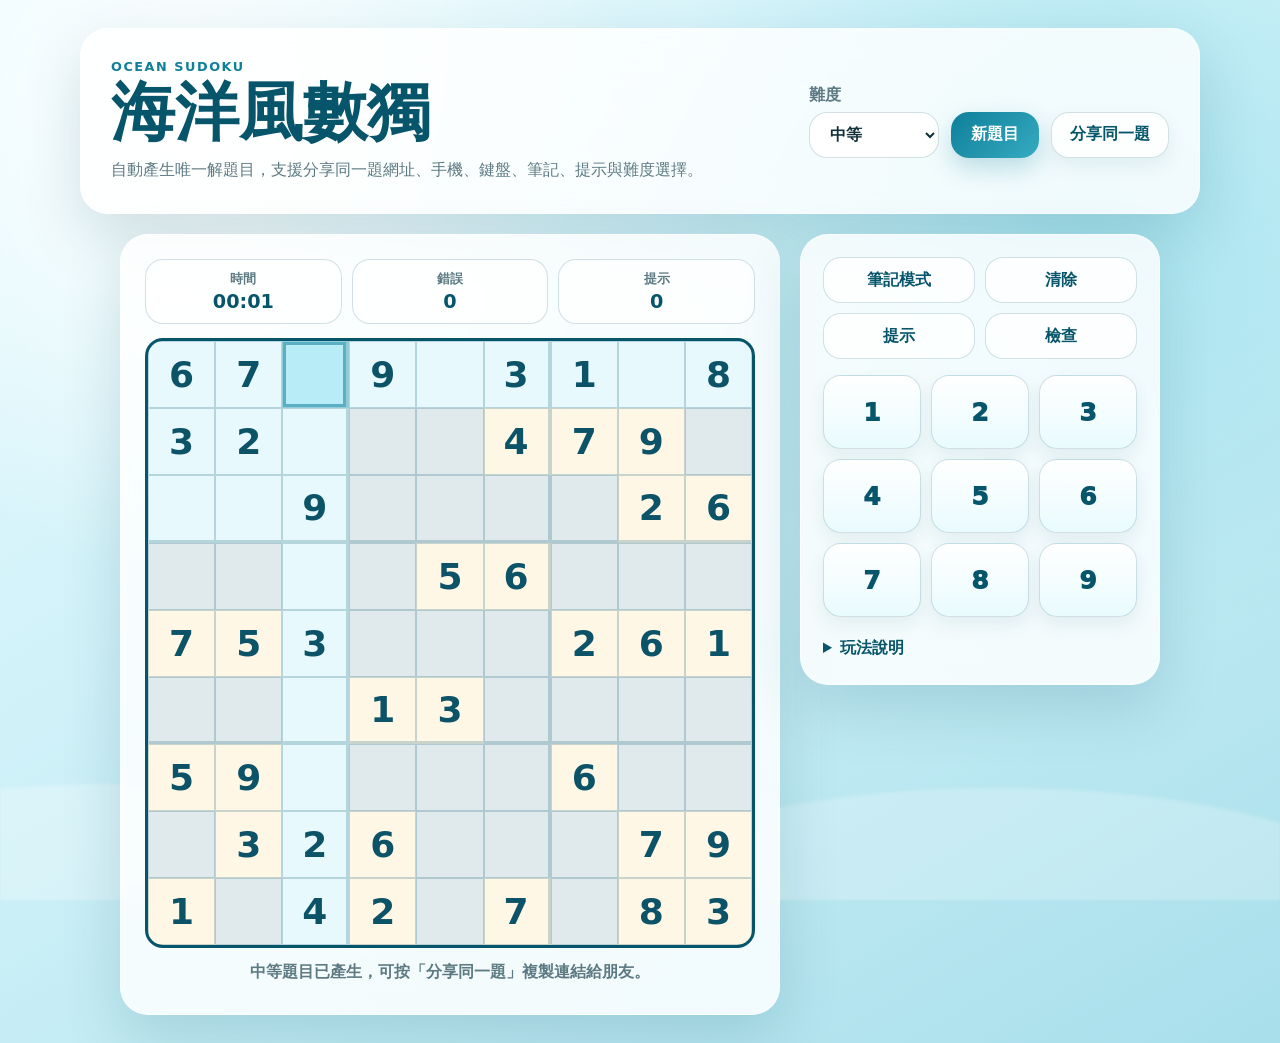
<file: ocean-sudoku-game/index.html>
<!doctype html>
<html lang="zh-Hant">
<head>
  <meta charset="utf-8" />
  <meta name="viewport" content="width=device-width, initial-scale=1, viewport-fit=cover" />
  <meta name="theme-color" content="#0f7f9a" />
  <title>海洋風數獨 Ocean Sudoku</title>
  <link rel="stylesheet" href="styles.css" />
</head>
<body>
  <div class="shell">
    <header class="hero card">
      <div>
        <p class="eyebrow">Ocean Sudoku</p>
        <h1>海洋風數獨</h1>
        <p class="subtitle">自動產生唯一解題目，支援分享同一題網址、手機、鍵盤、筆記、提示與難度選擇。</p>
      </div>
      <div class="controls" aria-label="遊戲控制">
        <label class="select-wrap">
          <span>難度</span>
          <select id="difficulty" aria-label="選擇難度">
            <option value="easy">簡單</option>
            <option value="medium" selected>中等</option>
            <option value="hard">困難</option>
            <option value="expert">專家</option>
          </select>
        </label>
        <button id="newGameBtn" class="primary">新題目</button>
        <button id="shareBtn" class="secondary" type="button">分享同一題</button>
      </div>
    </header>

    <main class="game-layout">
      <section class="board-panel card" aria-label="數獨遊戲區">
        <div class="stats" aria-live="polite">
          <div><span class="stat-label">時間</span><strong id="timer">00:00</strong></div>
          <div><span class="stat-label">錯誤</span><strong id="mistakes">0</strong></div>
          <div><span class="stat-label">提示</span><strong id="hints">0</strong></div>
        </div>

        <div id="board" class="board" role="grid" aria-label="9乘9數獨盤面"></div>

        <div class="message" id="message">選一格，再輸入數字。</div>
      </section>

      <aside class="side-panel card" aria-label="操作面板">
        <div class="tool-grid">
          <button id="noteBtn" class="tool" aria-pressed="false">筆記模式</button>
          <button id="eraseBtn" class="tool">清除</button>
          <button id="hintBtn" class="tool">提示</button>
          <button id="checkBtn" class="tool">檢查</button>
        </div>

        <div class="number-pad" id="numberPad" aria-label="數字鍵盤"></div>

        <details class="help">
          <summary>玩法說明</summary>
          <p>每一列、每一行、每個 3×3 宮格都必須填入 1～9，且不能重複。</p>
          <p>快捷鍵：1～9 輸入，Backspace 清除，N 切換筆記，H 使用提示。按「分享同一題」可複製含題目種子的網址，朋友打開後會看到同一題。</p>
        </details>
      </aside>
    </main>
  </div>

  <div id="loading" class="overlay" hidden>
    <div class="loader card" role="status" aria-live="assertive">
      <div class="wave" aria-hidden="true"></div>
      <h2>正在產生唯一解題目...</h2>
      <p>海浪正在洗出一題新的數獨。</p>
    </div>
  </div>

  <dialog id="winDialog" class="dialog">
    <h2>完成！</h2>
    <p id="winText">你成功解開這題數獨。</p>
    <form method="dialog">
      <button class="primary">繼續</button>
    </form>
  </dialog>

  <script src="app.js"></script>
</body>
</html>
</file>
<file: ocean-sudoku-game/styles.css>
:root {
  --bg-1: #e8fbff;
  --bg-2: #c8eef6;
  --ocean: #0f7f9a;
  --ocean-deep: #07556b;
  --ocean-soft: #d9f7fb;
  --sand: #fff7e6;
  --ink: #12313a;
  --muted: #5d7a83;
  --card: rgba(255, 255, 255, 0.82);
  --line: rgba(7, 85, 107, 0.18);
  --selected: #b8edf7;
  --peer: #e7f9fc;
  --same: #c9f5df;
  --error: #ffd3d8;
  --shadow: 0 22px 60px rgba(6, 73, 91, 0.16);
}

* { box-sizing: border-box; }

body {
  margin: 0;
  min-height: 100svh;
  font-family: ui-rounded, "SF Pro Rounded", "Noto Sans TC", system-ui, -apple-system, BlinkMacSystemFont, "Segoe UI", sans-serif;
  color: var(--ink);
  background:
    radial-gradient(circle at 15% 12%, rgba(255, 255, 255, 0.95), transparent 28rem),
    radial-gradient(circle at 85% 20%, rgba(115, 213, 229, 0.38), transparent 28rem),
    linear-gradient(150deg, var(--bg-1), var(--bg-2) 55%, #a8dfeb);
}

body::before {
  content: "";
  position: fixed;
  inset: auto 0 0 0;
  height: 32vh;
  pointer-events: none;
  opacity: 0.38;
  background:
    radial-gradient(ellipse at 10% 100%, rgba(255,255,255,.7) 0 28%, transparent 29%),
    radial-gradient(ellipse at 40% 100%, rgba(255,255,255,.55) 0 25%, transparent 26%),
    radial-gradient(ellipse at 78% 100%, rgba(255,255,255,.6) 0 27%, transparent 28%);
  filter: blur(1px);
}

button, select { font: inherit; }
button { cursor: pointer; -webkit-tap-highlight-color: transparent; }
button:disabled { cursor: wait; opacity: .62; }

.shell {
  width: min(1120px, calc(100% - 28px));
  margin: 0 auto;
  padding: 28px 0 max(28px, env(safe-area-inset-bottom));
  position: relative;
}

.card {
  border: 1px solid rgba(255,255,255,.68);
  background: var(--card);
  box-shadow: var(--shadow);
  backdrop-filter: blur(18px);
  border-radius: 28px;
}

.hero {
  padding: clamp(18px, 3vw, 30px);
  display: flex;
  align-items: center;
  justify-content: space-between;
  gap: 22px;
  margin-bottom: 20px;
}

.eyebrow {
  margin: 0 0 6px;
  color: var(--ocean);
  font-weight: 800;
  letter-spacing: .12em;
  text-transform: uppercase;
  font-size: .8rem;
}

h1 {
  margin: 0;
  font-size: clamp(2rem, 5vw, 4.2rem);
  line-height: 1;
  color: var(--ocean-deep);
}

.subtitle {
  margin: 12px 0 0;
  color: var(--muted);
  max-width: 46rem;
  line-height: 1.7;
}

.controls {
  display: flex;
  align-items: end;
  gap: 12px;
  flex-wrap: wrap;
  justify-content: flex-end;
}

.select-wrap {
  display: grid;
  gap: 6px;
  color: var(--muted);
  font-weight: 700;
  min-width: 130px;
}

select, .primary, .secondary, .tool, .number-pad button {
  border: 0;
  border-radius: 18px;
  min-height: 46px;
  transition: transform .15s ease, box-shadow .15s ease, background .15s ease;
}

select {
  padding: 0 42px 0 16px;
  color: var(--ink);
  background: white;
  border: 1px solid var(--line);
}

.primary {
  color: white;
  background: linear-gradient(135deg, var(--ocean), #35abc0);
  padding: 0 20px;
  font-weight: 900;
  box-shadow: 0 10px 24px rgba(15, 127, 154, 0.25);
}

.secondary {
  color: var(--ocean-deep);
  background: rgba(255,255,255,.82);
  border: 1px solid var(--line);
  padding: 0 18px;
  font-weight: 900;
  box-shadow: 0 8px 20px rgba(6,73,91,.08);
}

.primary:hover, .secondary:hover, .tool:hover, .number-pad button:hover { transform: translateY(-1px); }
.primary:active, .secondary:active, .tool:active, .number-pad button:active { transform: translateY(1px) scale(.99); }

.game-layout {
  display: grid;
  grid-template-columns: minmax(300px, 660px) minmax(260px, 360px);
  gap: 20px;
  align-items: start;
  justify-content: center;
}

.board-panel { padding: clamp(14px, 2.2vw, 24px); }

.stats {
  display: grid;
  grid-template-columns: repeat(3, 1fr);
  gap: 10px;
  margin-bottom: 14px;
}

.stats div {
  background: rgba(255,255,255,.7);
  border: 1px solid var(--line);
  border-radius: 18px;
  padding: 10px;
  text-align: center;
}

.stat-label {
  display: block;
  color: var(--muted);
  font-size: .82rem;
  font-weight: 700;
}

.stats strong {
  display: block;
  margin-top: 2px;
  color: var(--ocean-deep);
  font-size: 1.2rem;
}

.board {
  width: min(100%, 620px);
  aspect-ratio: 1;
  margin: 0 auto;
  display: grid;
  grid-template-columns: repeat(9, 1fr);
  grid-template-rows: repeat(9, 1fr);
  background: var(--ocean-deep);
  border: 3px solid var(--ocean-deep);
  border-radius: 18px;
  overflow: hidden;
  box-shadow: inset 0 0 0 1px rgba(255,255,255,.18);
}

.cell {
  position: relative;
  border: 1px solid rgba(7,85,107,.22);
  background: rgba(255,255,255,.88);
  color: var(--ocean-deep);
  display: grid;
  place-items: center;
  font-size: clamp(1.15rem, 5.2vw, 2.25rem);
  font-weight: 800;
  outline: none;
  padding: 0;
}

.cell:nth-child(3n) { border-right-width: 3px; }
.cell:nth-child(9n) { border-right-width: 1px; }
.cell:nth-child(n + 19):nth-child(-n + 27),
.cell:nth-child(n + 46):nth-child(-n + 54) { border-bottom-width: 3px; }

.cell.given {
  background: var(--sand);
  color: #0d5368;
}

.cell.peer { background: var(--peer); }
.cell.same { background: var(--same); }
.cell.selected {
  background: var(--selected);
  box-shadow: inset 0 0 0 3px rgba(15,127,154,.55);
  z-index: 1;
}
.cell.error {
  background: var(--error);
  color: #a32031;
}
.cell.complete-pulse { animation: pop .22s ease; }

.notes {
  width: 86%;
  height: 86%;
  display: grid;
  grid-template-columns: repeat(3, 1fr);
  grid-template-rows: repeat(3, 1fr);
  align-items: center;
  justify-items: center;
  color: #3b8897;
  font-size: clamp(.46rem, 1.8vw, .78rem);
  font-weight: 800;
  line-height: 1;
}

.message {
  min-height: 28px;
  margin-top: 14px;
  text-align: center;
  color: var(--muted);
  font-weight: 700;
}

.side-panel {
  padding: clamp(14px, 2.2vw, 22px);
  position: sticky;
  top: 18px;
}

.tool-grid {
  display: grid;
  grid-template-columns: repeat(2, 1fr);
  gap: 10px;
  margin-bottom: 16px;
}

.tool {
  padding: 0 12px;
  color: var(--ocean-deep);
  background: rgba(255,255,255,.78);
  border: 1px solid var(--line);
  font-weight: 900;
}

.tool.active, .tool[aria-pressed="true"] {
  background: linear-gradient(135deg, #c6f4fc, white);
  box-shadow: inset 0 0 0 2px rgba(15,127,154,.18);
}

.number-pad {
  display: grid;
  grid-template-columns: repeat(3, 1fr);
  gap: 10px;
}

.number-pad button {
  min-height: clamp(54px, 11vw, 74px);
  color: var(--ocean-deep);
  background: linear-gradient(180deg, white, #e9fbfe);
  border: 1px solid var(--line);
  font-size: 1.55rem;
  font-weight: 950;
  box-shadow: 0 8px 18px rgba(6,73,91,.08);
}

.help {
  margin-top: 18px;
  color: var(--muted);
  line-height: 1.65;
}
.help summary {
  color: var(--ocean-deep);
  font-weight: 900;
  cursor: pointer;
}

.overlay {
  position: fixed;
  inset: 0;
  display: grid;
  place-items: center;
  padding: 22px;
  background: rgba(232, 251, 255, .7);
  backdrop-filter: blur(12px);
  z-index: 10;
}

.loader {
  padding: 28px;
  text-align: center;
  max-width: 420px;
}
.loader h2 { margin: 10px 0 8px; color: var(--ocean-deep); }
.loader p { margin: 0; color: var(--muted); }
.wave {
  width: 78px;
  height: 78px;
  margin: 0 auto;
  border-radius: 50%;
  background: conic-gradient(from 0deg, #0f7f9a, #86e0ee, #fff, #0f7f9a);
  animation: spin 1s linear infinite;
  position: relative;
}
.wave::after {
  content: "";
  position: absolute;
  inset: 10px;
  border-radius: 50%;
  background: white;
}

.dialog {
  border: 0;
  border-radius: 26px;
  padding: 28px;
  max-width: min(420px, calc(100% - 32px));
  color: var(--ink);
  background: white;
  box-shadow: var(--shadow);
}
.dialog::backdrop { background: rgba(4, 44, 57, .3); backdrop-filter: blur(6px); }
.dialog h2 { margin: 0 0 8px; color: var(--ocean-deep); font-size: 2rem; }
.dialog p { color: var(--muted); line-height: 1.6; }
.dialog .primary { width: 100%; }

@keyframes spin { to { transform: rotate(360deg); } }
@keyframes pop { 50% { transform: scale(1.08); } }

@media (max-width: 860px) {
  .hero { align-items: stretch; flex-direction: column; }
  .controls { justify-content: stretch; }
  .controls > * { flex: 1; }
  .game-layout { grid-template-columns: 1fr; }
  .side-panel { position: static; }
}

@media (max-width: 540px) {
  .shell { width: min(100% - 16px, 1120px); padding-top: 12px; }
  .hero, .board-panel, .side-panel { border-radius: 22px; }
  .subtitle { font-size: .95rem; }
  .stats { gap: 6px; }
  .stats div { padding: 8px 6px; border-radius: 14px; }
  .board { border-radius: 12px; border-width: 2px; }
  .cell { font-size: clamp(1.05rem, 7vw, 1.8rem); }
  .tool-grid, .number-pad { gap: 8px; }
  .number-pad { grid-template-columns: repeat(9, 1fr); }
  .number-pad button { min-height: 46px; border-radius: 14px; font-size: 1.15rem; }
}

@media (prefers-reduced-motion: reduce) {
  *, *::before, *::after { animation-duration: .01ms !important; transition-duration: .01ms !important; }
}

/* 修正：避免 .overlay 的 display:grid 覆蓋 hidden 屬性，造成載入畫面一直停留。 */
.overlay[hidden] {
  display: none !important;
}
</file>
